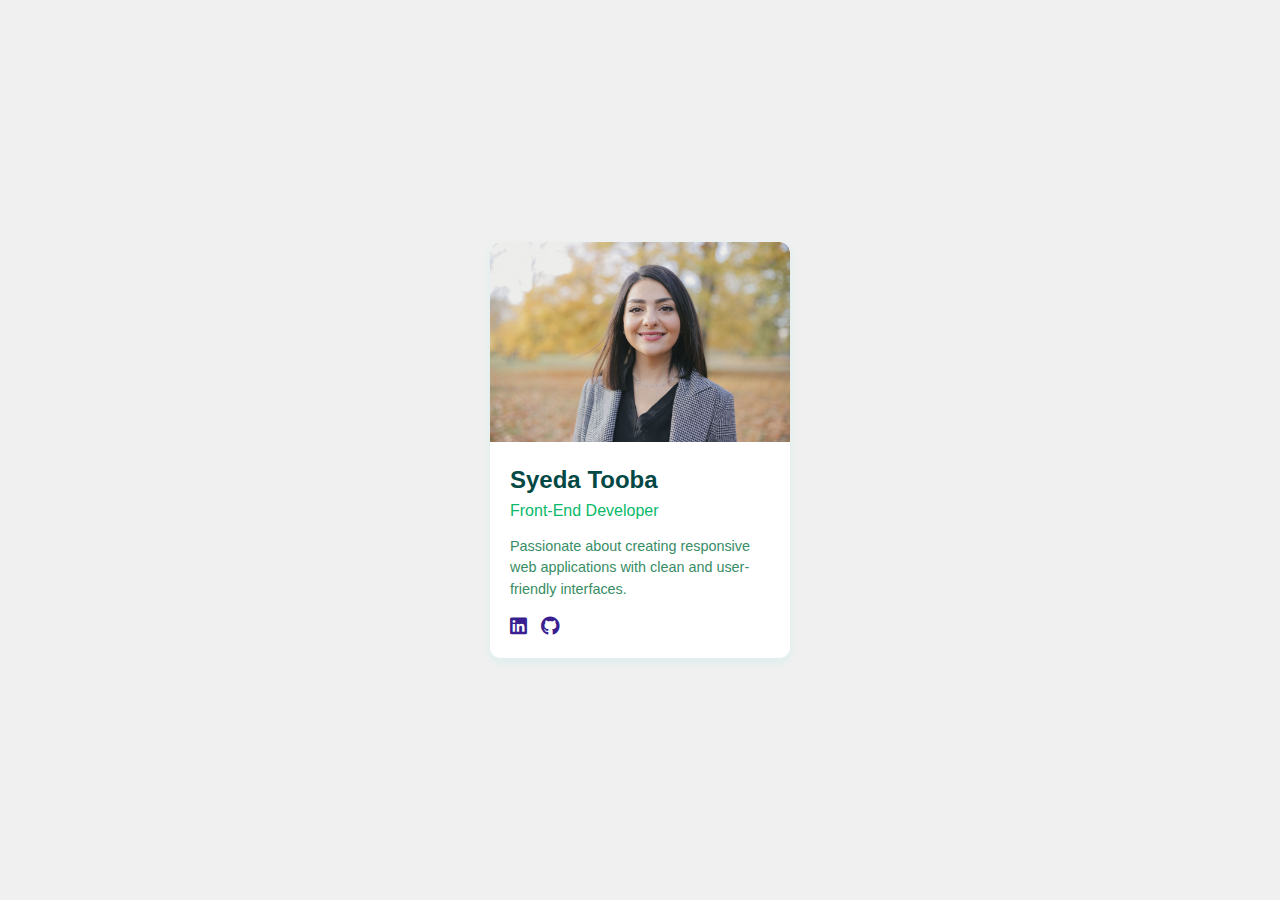
<file: task#1/index.html>
<!DOCTYPE html>
<html lang="en">
<head>
    <meta charset="UTF-8">
    <meta name="viewport" content="width=device-width, initial-scale=1.0">
    <title>Profile Card</title>
    <link rel="stylesheet" href="./content/css/style.css">
    <link rel="stylesheet" href="https://cdnjs.cloudflare.com/ajax/libs/font-awesome/5.15.4/css/all.min.css">
</head>
<body>
    <div class="profile-card">
      <img class="profile-img" src="./content/img/img1.jpg" alt="profile picture">
      <div class="profile-content">
        <h3 class="name">Syeda Tooba</h3>
        <p class="title">Front-End Developer</p>
        <p class="bio">Passionate about creating responsive web applications with clean and user-friendly interfaces.</p>
        <div class="social-icon">
                <a href="#" class="icon"><i class="fab fa-linkedin"></i></a>
                <a href="#" class="icon"><i class="fab fa-github"></i></a>
        </div>
      </div>
    </div>
</body>
</html>
</file>
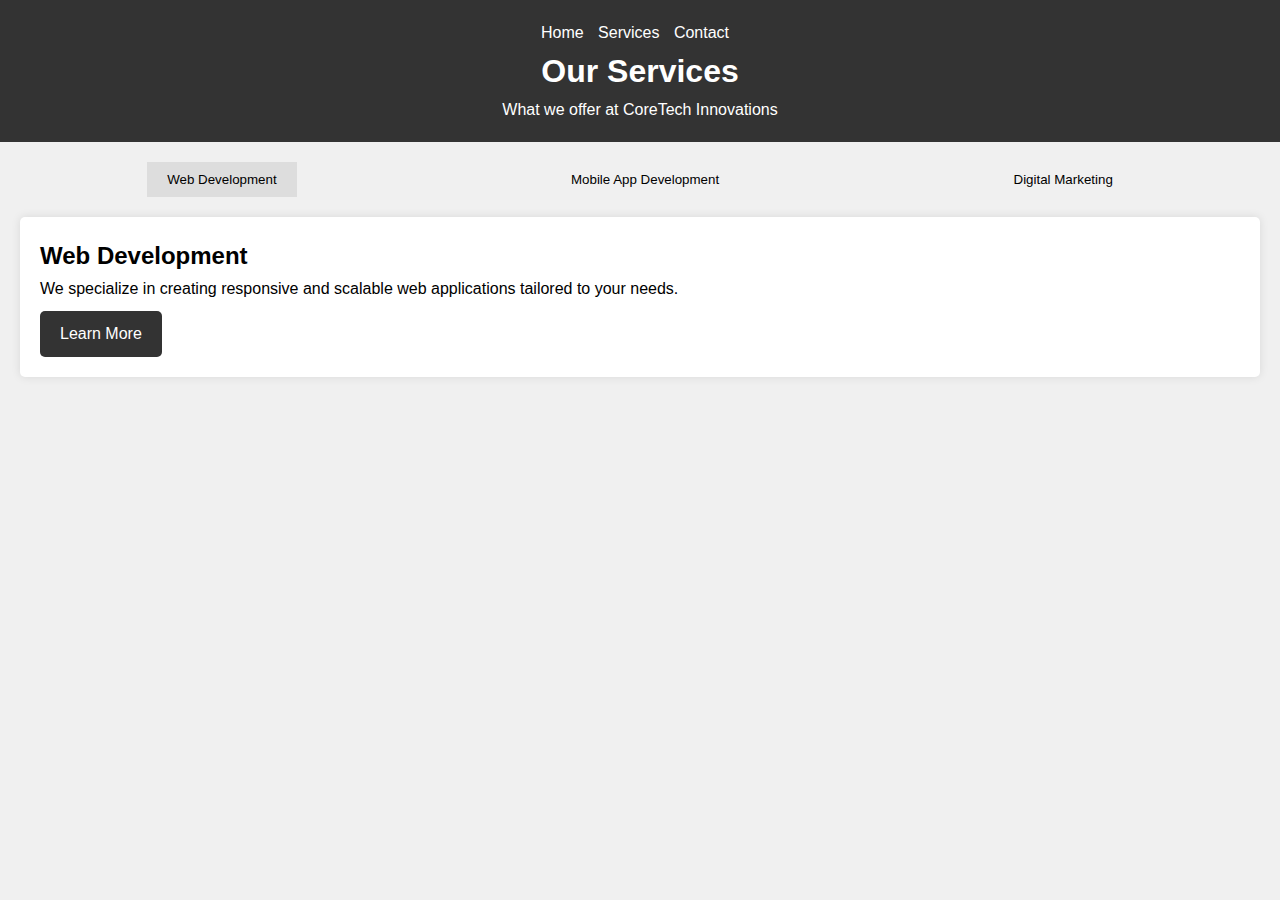
<file: task#10/index.html>
<!DOCTYPE html>
<html lang="en">
<head>
  <meta charset="UTF-8">
  <meta name="viewport" content="width=device-width, initial-scale=1.0">
  <title>Our Services - CoreTech Innovations</title>
  <link rel="stylesheet" href="./content/css/style.css">
</head>
<body>
  <header>
    <nav>
      <ul>
        <li><a href="#">Home</a></li>
        <li><a href="#" class="active">Services</a></li>
        <li><a href="#">Contact</a></li>
      </ul>
    </nav>
    <h1>Our Services</h1>
    <p>What we offer at CoreTech Innovations</p>
  </header>
  
  <main>
    <div class="tab-container">
      <button class="tablinks active" onclick="openService(event, 'web-development')">Web Development</button>
      <button class="tablinks" onclick="openService(event, 'mobile-app')">Mobile App Development</button>
      <button class="tablinks" onclick="openService(event, 'digital-marketing')">Digital Marketing</button>
    </div>
    
    <div id="web-development" class="service-content active">
      <h2>Web Development</h2>
      <p>We specialize in creating responsive and scalable web applications tailored to your needs.</p>
      <a href="#" class="btn">Learn More</a>
    </div>
    
    <div id="mobile-app" class="service-content">
      <h2>Mobile App Development</h2>
      <p>Designing and developing cross-platform mobile apps that enhance user experience and engagement.</p>
      <a href="#" class="btn">Learn More</a>
    </div>
    
    <div id="digital-marketing" class="service-content">
      <h2>Digital Marketing</h2>
      <p>Strategic digital campaigns to boost your brand's online presence and drive conversions.</p>
      <a href="#" class="btn">Learn More</a>
    </div>
  </main>

  <script src="./app/script.js"></script>
</body>
</html>
</file>
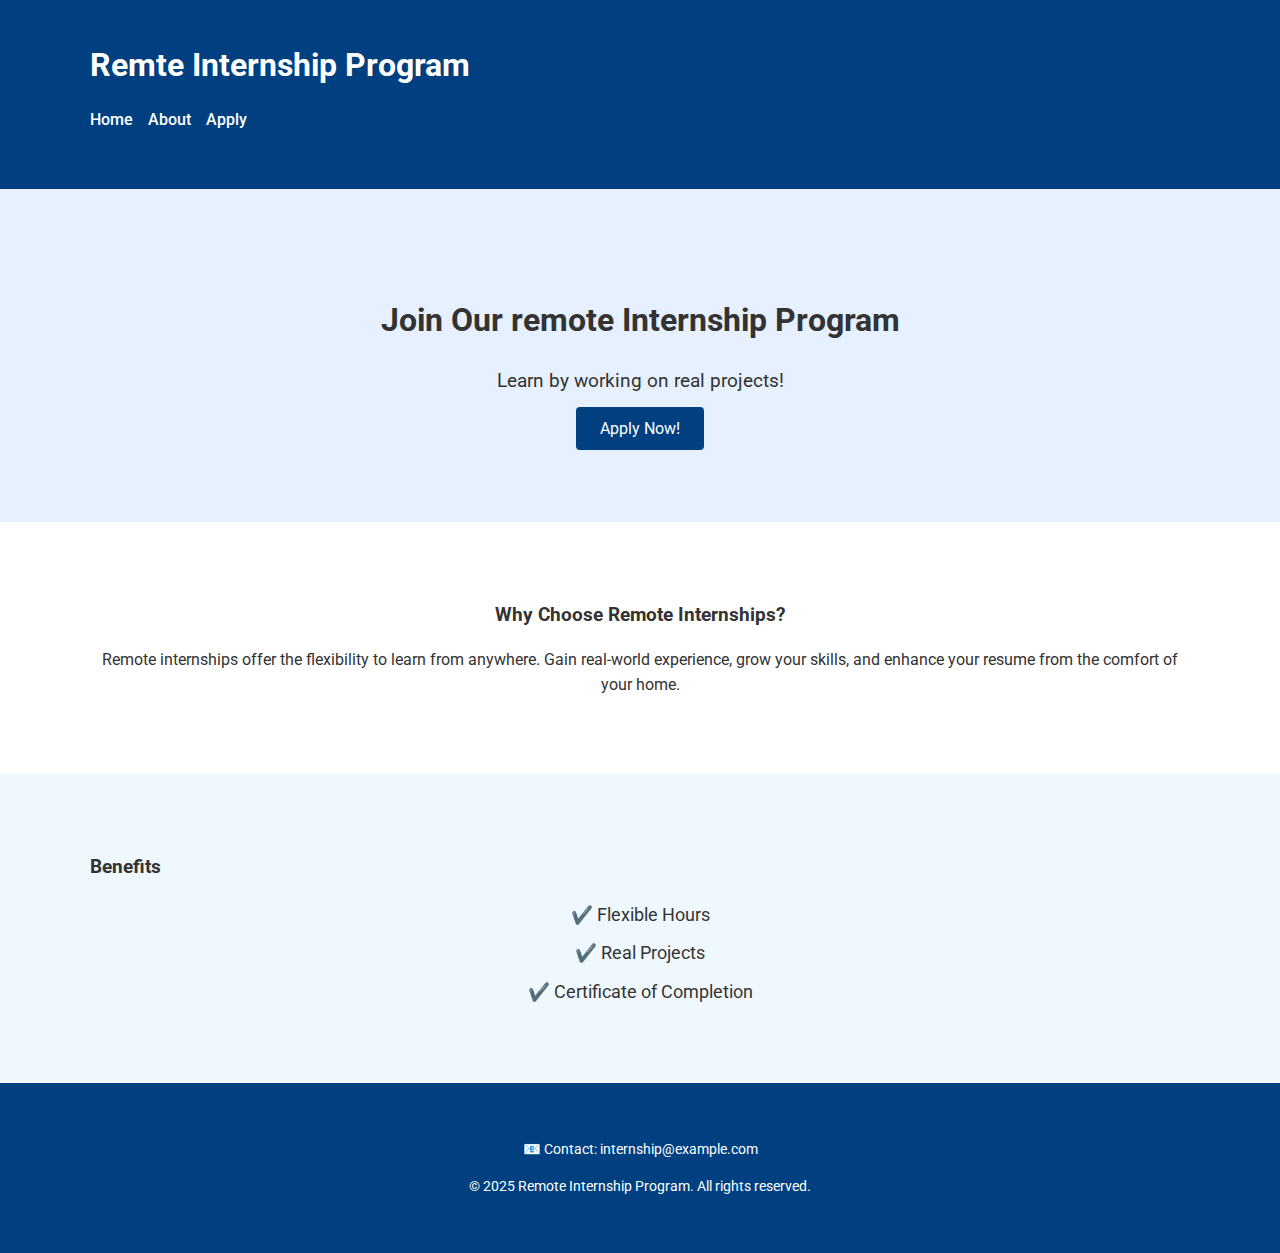
<file: task#2/index.html>
<!DOCTYPE html>
<html lang="en">
<head>
  <meta charset="UTF-8">
  <meta name="viewport" content="width=device-width, initial-scale=1.0">
  <title>Remote Internship Program</title>
   <link href="https://fonts.googleapis.com/css2?family=Roboto:wght@400;700&display=swap" rel="stylesheet" />
   <link rel="stylesheet" href="./content/css/style.css">
</head>
<body>
  <header class="header">
    <div class="container">
      <h1 class="site-title">Remte Internship Program</h1>
      <nav>
        <ul class="nav-links">
          <li><a href="#">Home</a></li>
          <li><a href="#">About</a></li>
          <li><a href="#">Apply</a></li>
        </ul>
      </nav> 
    </div>
  </header>
  <!-- Hero Section -->
   <section class="hero">
    <div class="container">
      <h2>Join Our remote Internship Program</h2>
      <p>Learn by working on real projects!</p>
      <a href="" class="btn">Apply Now!</a>
    </div>
   </section>

   <!-- About Section -->
    <section class="about">
    <div class="container">
      <h3>Why Choose Remote Internships?</h3>
      <p>Remote internships offer the flexibility to learn from anywhere. Gain real-world experience, grow your skills, and enhance your resume from the comfort of your home.</p>
    </div>
  </section>

   <!-- Benefits Section -->
  <section class="benefits">
    <div class="container">
      <h3>Benefits</h3>
      <ul>
        <li>✔️ Flexible Hours</li>
        <li>✔️ Real Projects</li>
        <li>✔️ Certificate of Completion</li>
      </ul>
    </div>
  </section>

  <!-- Footer -->
  <footer class="footer">
    <div class="container">
      <p>📧 Contact: internship@example.com</p>
      <p>&copy; 2025 Remote Internship Program. All rights reserved.</p>
    </div>
  </footer>
</body>
</html>
</file>
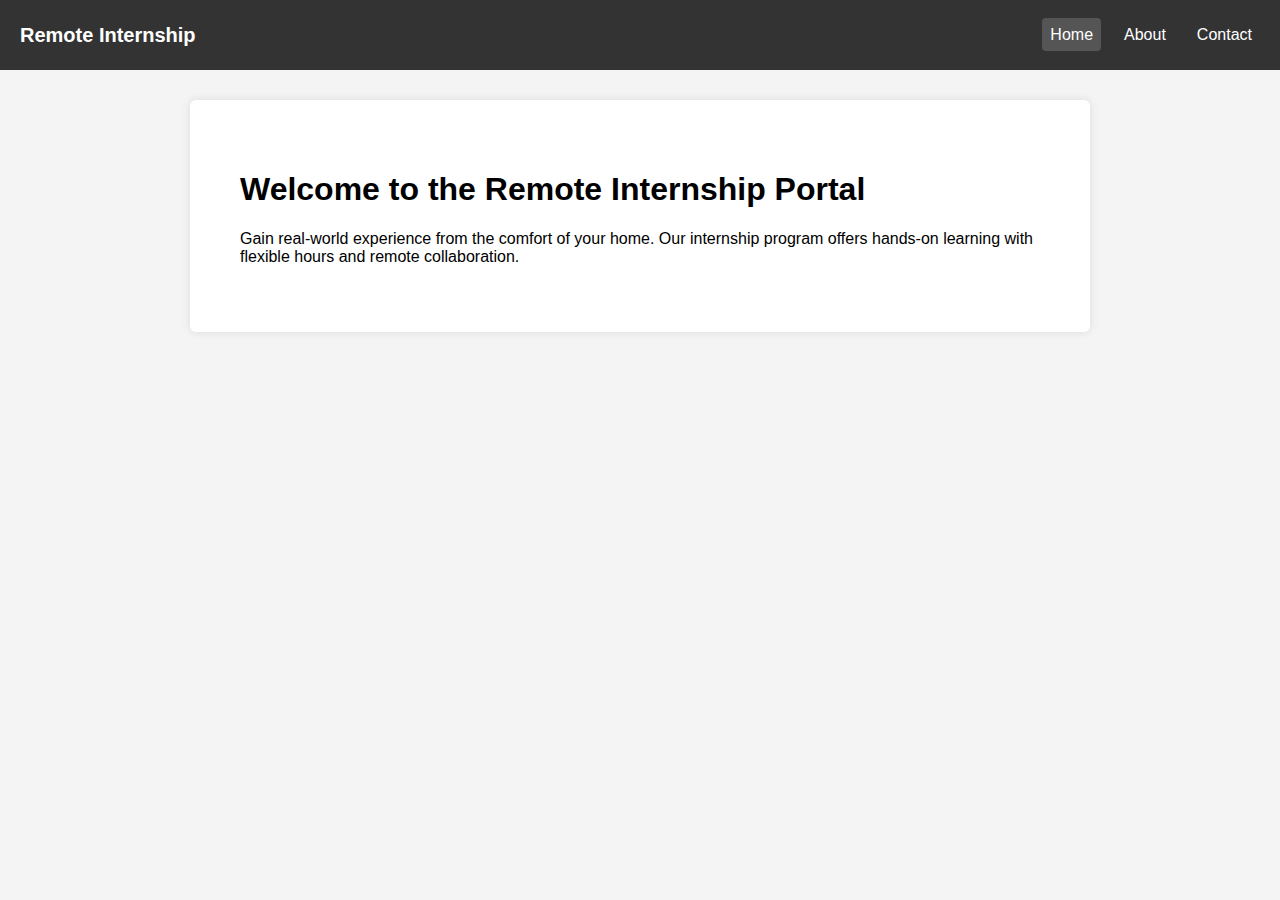
<file: task#4/index.html>
<!DOCTYPE html>
<html lang="en">
<head>
    <meta charset="UTF-8">
    <title>Home | Remote Internship Portal</title>
    <link rel="stylesheet" href="./content/css/style.css">
</head>
<body>
    <nav>
        <div class="logo">Remote Internship</div>
        <ul>
            <li><a href="index.html" class="active">Home</a></li>
            <li><a href="about.html">About</a></li>
            <li><a href="contact.html">Contact</a></li>
        </ul>
    </nav>

    <main class="container">
        <h1>Welcome to the Remote Internship Portal</h1>
        <p>
            Gain real-world experience from the comfort of your home. Our internship program offers hands-on learning with flexible hours and remote collaboration.
        </p>
    </main>
</body>
</html>
</file>
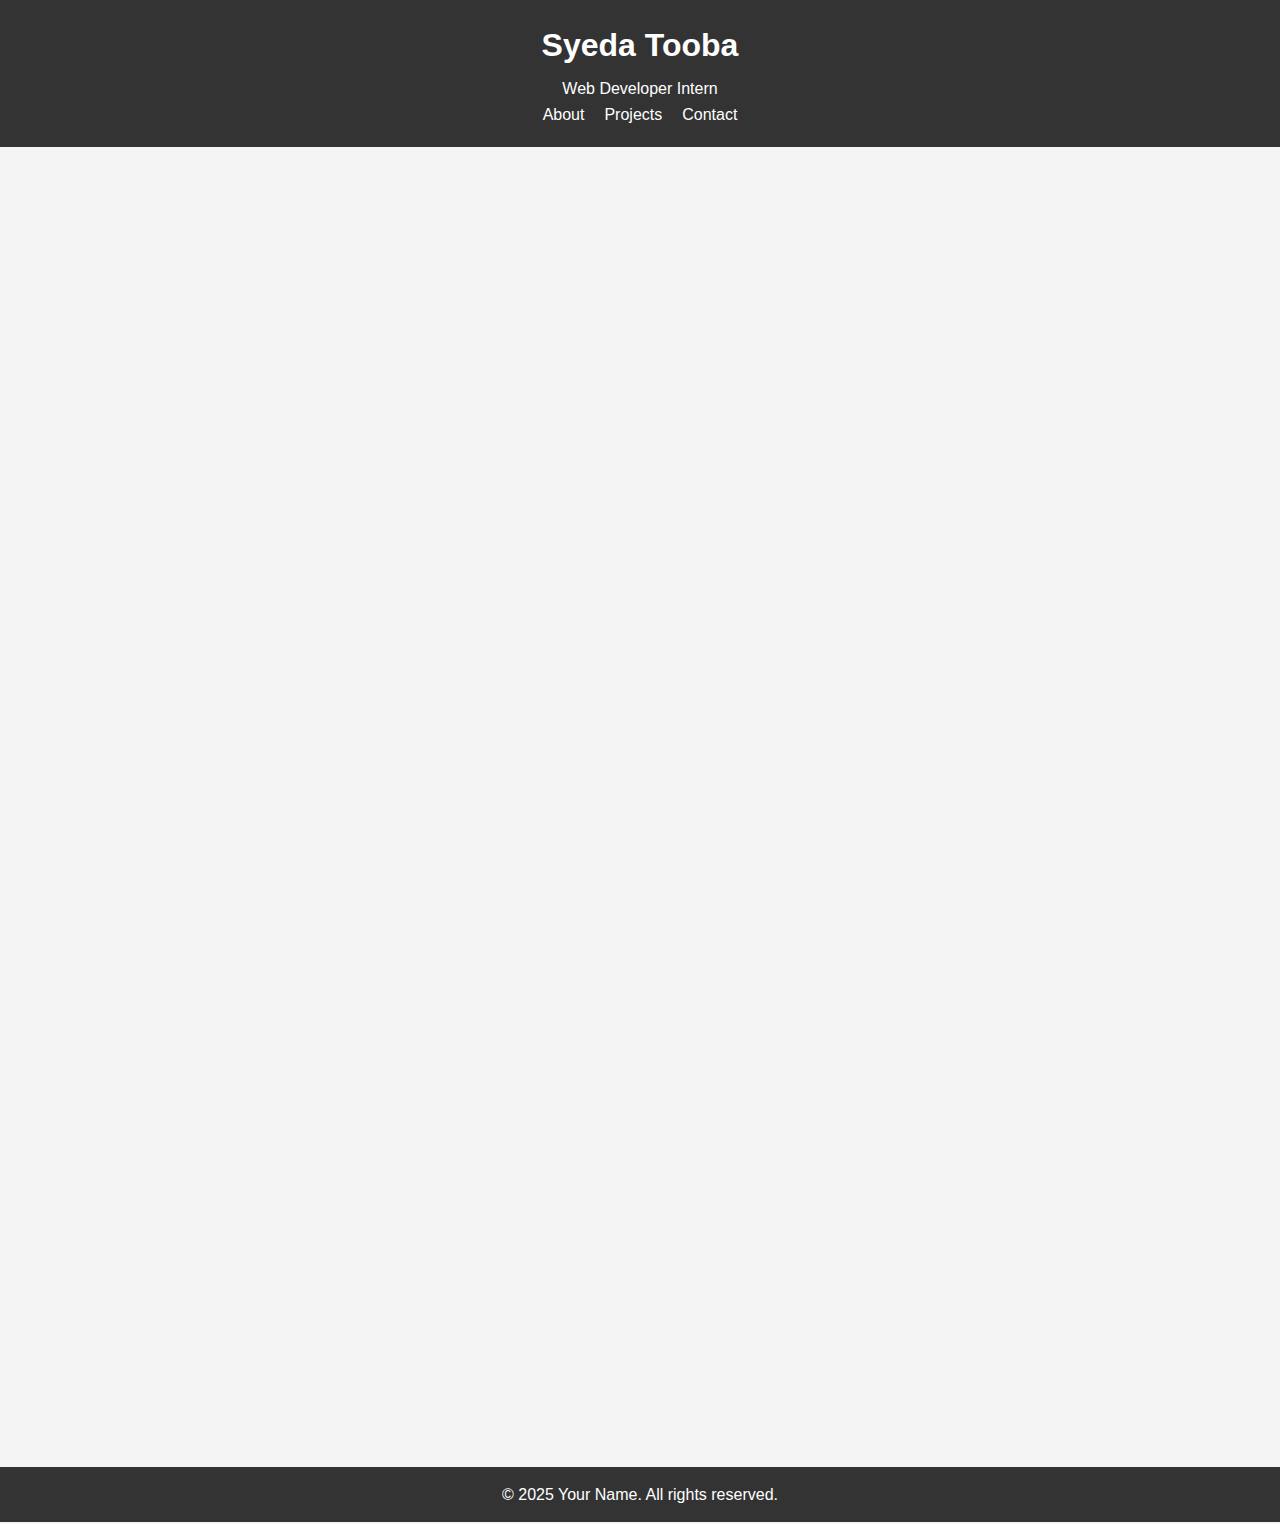
<file: task#5/index.html>
<!DOCTYPE html>
<html lang="en">
<head>
  <meta charset="UTF-8" />
  <meta name="viewport" content="width=device-width, initial-scale=1.0" />
  <title>My Portfolio</title>
  <link rel="stylesheet" href="./content/css/style.css" />
</head>
<body>
  <!-- Scroll to top button -->
  <button id="scrollTopBtn" title="Go to top">↑</button>

  <header>
    <h1>Syeda Tooba</h1>
    <p>Web Developer Intern</p>
    <nav>
      <ul>
        <li><a href="#about">About</a></li>
        <li><a href="#projects">Projects</a></li>
        <li><a href="#contact">Contact</a></li>
      </ul>
    </nav>
  </header>

  <main>
    <section id="about" class="fade-in">
      <h2>About Me</h2>
      <img src="./content/img/img1.jpg" class="profile-img" alt="Profile Picture" />
      <p>I am a passionate web developer intern who loves building clean and responsive websites. I am learning HTML, CSS, and JavaScript. I enjoy solving problems and creating interactive user experiences. I am excited to grow as a full-stack developer.</p>
    </section>

    <section id="projects" class="fade-in">
      <h2>Projects</h2>
      <div class="project-cards">
        <div class="card">
          <h3>Project One</h3>
          <p>A responsive landing page using HTML and CSS.</p>
          <a href="#">View Project</a>
        </div>
        <div class="card">
          <h3>Project Two</h3>
          <p>Interactive contact form with JavaScript validation.</p>
          <a href="#">View Project</a>
        </div>
        <div class="card">
          <h3>Project Three</h3>
          <p>Portfolio website showcasing my work.</p>
          <a href="#">View Project</a>
        </div>
      </div>
    </section>

    <section id="contact" class="fade-in">
      <h2>Contact Me</h2>
      <form id="contactForm">
        <input type="text" id="name" placeholder="Your Name" required />
        <input type="email" id="email" placeholder="Your Email" required />
        <textarea id="message" placeholder="Your Message" required></textarea>
        <button type="submit">Submit</button>
      </form>
    </section>
  </main>

  <footer>
    <p>&copy; 2025 Your Name. All rights reserved.</p>
  </footer>

  <script src="./app/script.js"></script>
</body>
</html>
</file>
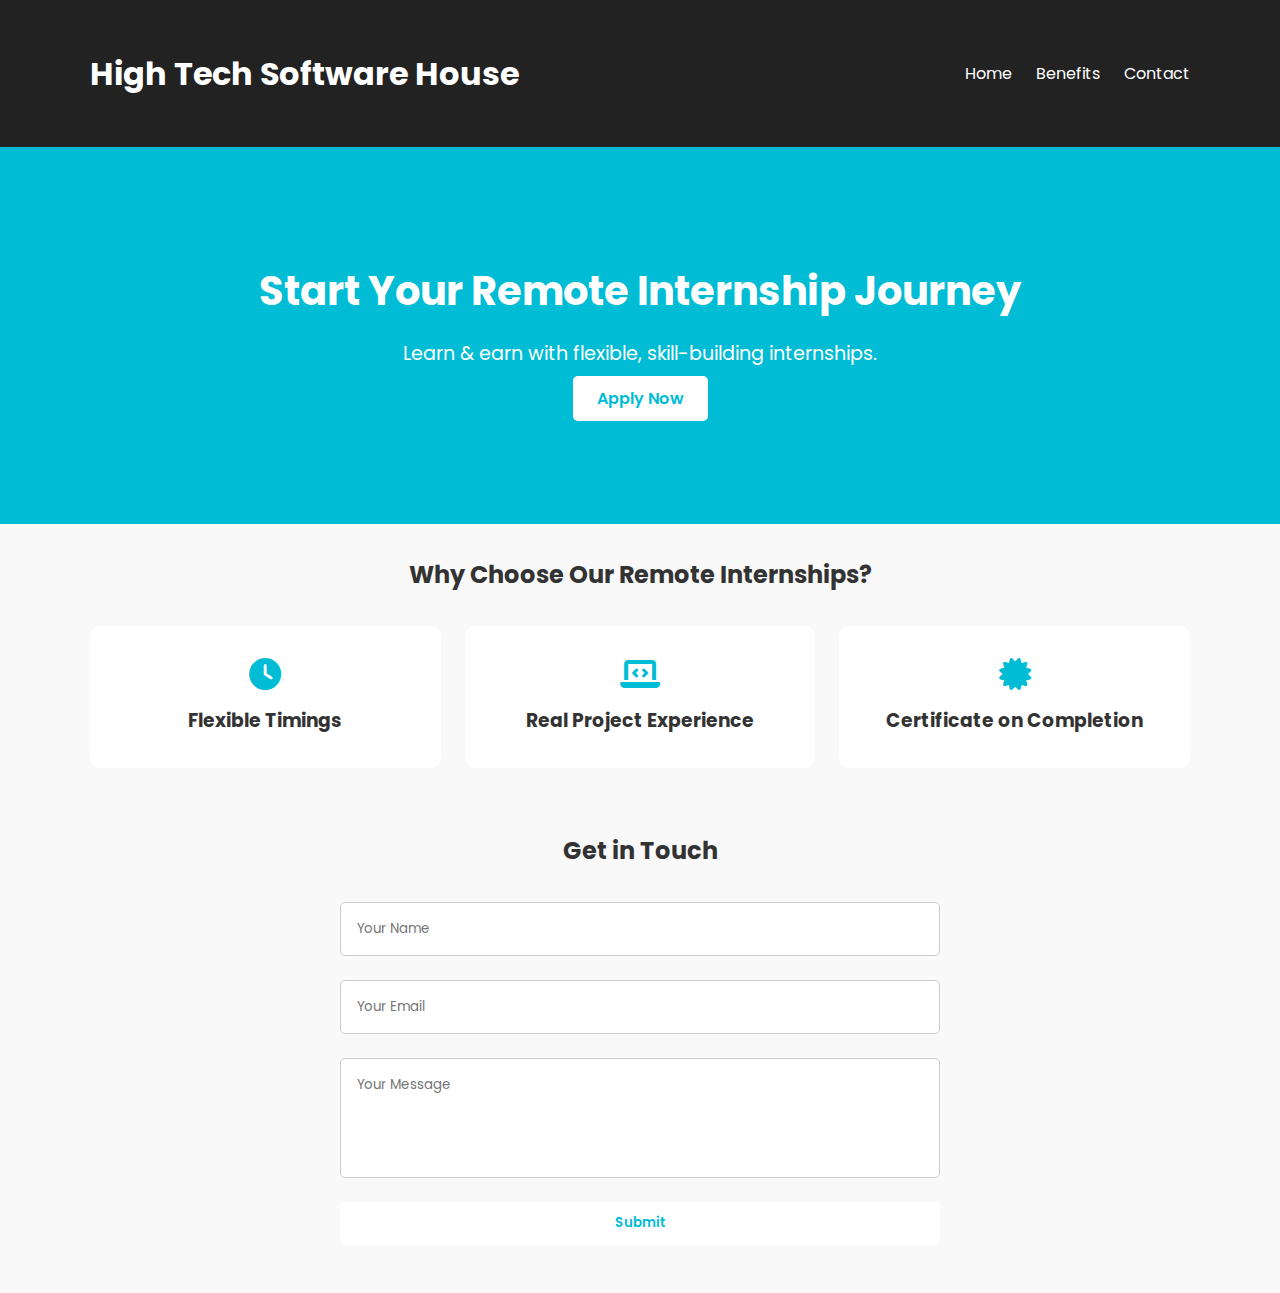
<file: task#6/index.html>
<!DOCTYPE html>
<html lang="en">
<head>
  <meta charset="UTF-8" />
  <meta name="viewport" content="width=device-width, initial-scale=1.0"/>
  <title>Remote Internship Program</title>
  <link rel="stylesheet" href="./content/css/style.css" />
  <link rel="stylesheet" href="https://cdnjs.cloudflare.com/ajax/libs/font-awesome/6.4.0/css/all.min.css">
  <link href="https://fonts.googleapis.com/css2?family=Poppins:wght@400;600&display=swap" rel="stylesheet" />
</head>
<body>

  <!-- Navbar -->
  <header>
    <div class="container nav">
      <h1>High Tech Software House</h1>
      <nav>
        <a href="#hero">Home</a>
        <a href="#benefits">Benefits</a>
        <a href="#contact">Contact</a>
      </nav>
    </div>
  </header>

  <!-- Hero Section -->
  <section id="hero">
    <div class="container hero-content">
      <h2>Start Your Remote Internship Journey</h2>
      <p>Learn & earn with flexible, skill-building internships.</p>
      <a href="#contact" class="btn">Apply Now</a>
    </div>
  </section>

  <!-- Benefits Section -->
  <section id="benefits" class="container">
    <h2>Why Choose Our Remote Internships?</h2>
    <div class="benefits-grid">
      <div class="card">
        <i class="fas fa-clock"></i>
        <h3>Flexible Timings</h3>
      </div>
      <div class="card">
        <i class="fas fa-laptop-code"></i>
        <h3>Real Project Experience</h3>
      </div>
      <div class="card">
        <i class="fas fa-certificate"></i>
        <h3>Certificate on Completion</h3>
      </div>
    </div>
  </section>

  <!-- Contact Section -->
  <section id="contact" class="container">
    <h2>Get in Touch</h2>
    <form id="contactForm">
      <input type="text" id="name" placeholder="Your Name" />
      <small class="error" id="nameError"></small>

      <input type="email" id="email" placeholder="Your Email" />
      <small class="error" id="emailError"></small>

      <textarea id="message" placeholder="Your Message"></textarea>
      <small class="error" id="messageError"></small>

      <button type="submit" class="btn">Submit</button>
      <p class="success" id="successMsg"></p>
    </form>
  </section>

  <!-- Scroll-to-top Button -->
  <button id="scrollTopBtn" title="Go to top"><i class="fas fa-arrow-up"></i></button>

  <script src="./app/script.js"></script>
</body>
</html>
</file>
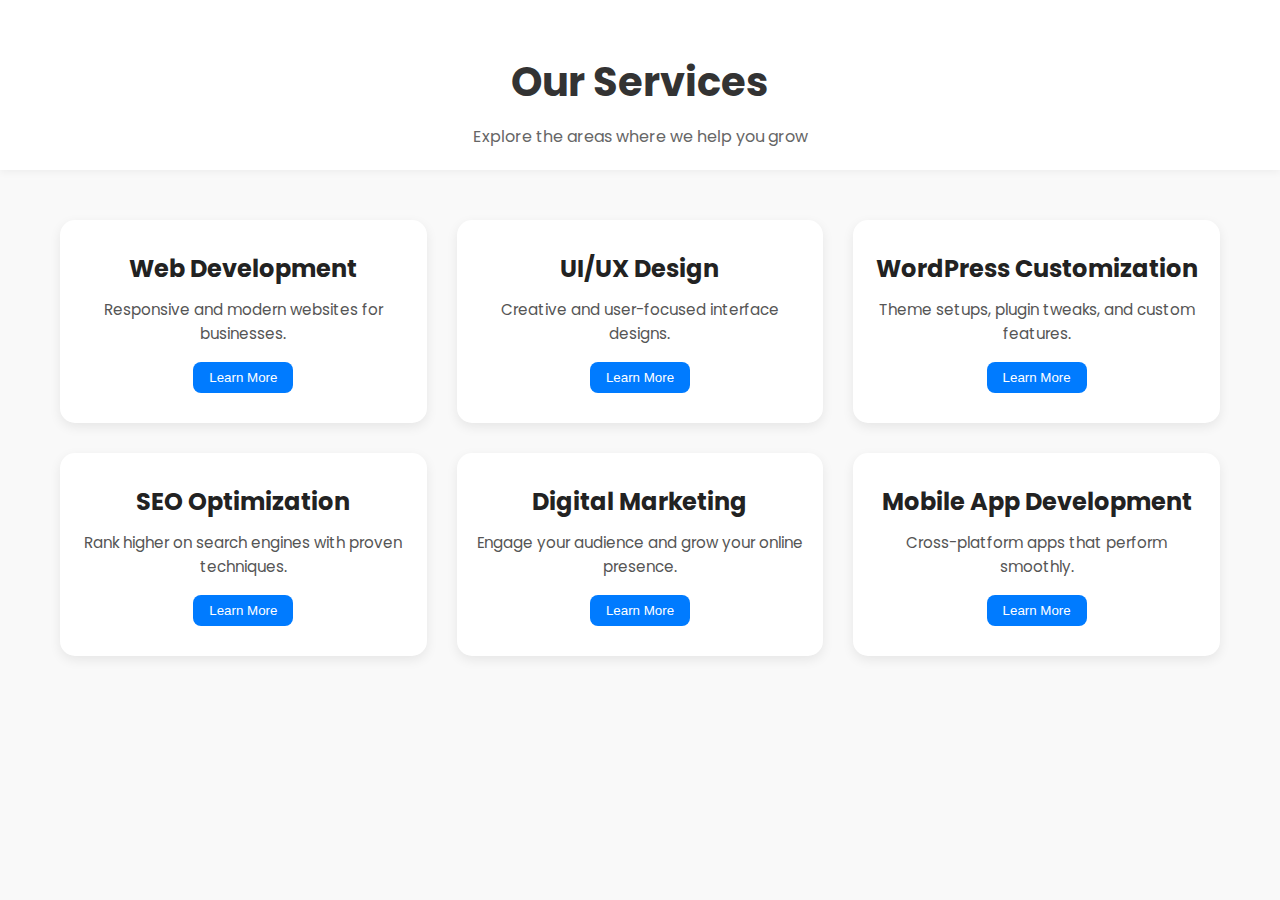
<file: task#8/index.html>
<!DOCTYPE html>
<html lang="en">
<head>
  <meta charset="UTF-8" />
  <meta name="viewport" content="width=device-width, initial-scale=1.0"/>
  <title>Our Services</title>
  <link href="https://fonts.googleapis.com/css2?family=Poppins:wght@400;600&display=swap" rel="stylesheet">
  <style>
    * {
      box-sizing: border-box;
      margin: 0;
      padding: 0;
    }

    body {
      font-family: 'Poppins', sans-serif;
      background: #f9f9f9;
      color: #333;
      line-height: 1.6;
    }

    header {
      text-align: center;
      padding: 50px 20px 20px;
      background-color: #fff;
      box-shadow: 0 2px 8px rgba(0,0,0,0.05);
    }

    header h1 {
      font-size: 2.5rem;
      color: #333;
    }

    header p {
      margin-top: 10px;
      color: #666;
    }

    .services {
      padding: 50px 20px;
      max-width: 1200px;
      margin: auto;
      display: grid;
      grid-template-columns: repeat(auto-fit, minmax(280px, 1fr));
      gap: 30px;
    }

    .card {
      background: #fff;
      padding: 30px 20px;
      border-radius: 15px;
      box-shadow: 0 4px 12px rgba(0,0,0,0.08);
      text-align: center;
      transition: all 0.3s ease;
    }

    .card:hover {
      transform: translateY(-5px);
      box-shadow: 0 8px 20px rgba(0,0,0,0.1);
    }

    .card i {
      font-size: 40px;
      color: #007BFF;
      margin-bottom: 20px;
    }

    .card h3 {
      font-size: 1.5rem;
      margin-bottom: 10px;
      color: #222;
    }

    .card p {
      color: #555;
      font-size: 0.95rem;
    }

    .card button {
      margin-top: 15px;
      padding: 8px 16px;
      background-color: #007BFF;
      color: white;
      border: none;
      border-radius: 8px;
      cursor: pointer;
      transition: background 0.3s;
    }

    .card button:hover {
      background-color: #0056b3;
    }

    /* Scroll to top */
    #scrollTopBtn {
      position: fixed;
      bottom: 30px;
      right: 30px;
      background: #007BFF;
      color: white;
      border: none;
      padding: 12px 16px;
      border-radius: 50%;
      font-size: 20px;
      cursor: pointer;
      display: none;
      z-index: 100;
    }

    @media (max-width: 600px) {
      header h1 {
        font-size: 2rem;
      }

      .card h3 {
        font-size: 1.3rem;
      }
    }
  </style>
</head>
<body>

  <header>
    <h1>Our Services</h1>
    <p>Explore the areas where we help you grow</p>
  </header>

  <section class="services">
    <div class="card">
      <i class="fas fa-code"></i>
      <h3>Web Development</h3>
      <p>Responsive and modern websites for businesses.</p>
      <button>Learn More</button>
    </div>

    <div class="card">
      <i class="fas fa-paint-brush"></i>
      <h3>UI/UX Design</h3>
      <p>Creative and user-focused interface designs.</p>
      <button>Learn More</button>
    </div>

    <div class="card">
      <i class="fab fa-wordpress"></i>
      <h3>WordPress Customization</h3>
      <p>Theme setups, plugin tweaks, and custom features.</p>
      <button>Learn More</button>
    </div>

    <div class="card">
      <i class="fas fa-search"></i>
      <h3>SEO Optimization</h3>
      <p>Rank higher on search engines with proven techniques.</p>
      <button>Learn More</button>
    </div>

    <div class="card">
      <i class="fas fa-bullhorn"></i>
      <h3>Digital Marketing</h3>
      <p>Engage your audience and grow your online presence.</p>
      <button>Learn More</button>
    </div>

    <div class="card">
      <i class="fas fa-mobile-alt"></i>
      <h3>Mobile App Development</h3>
      <p>Cross-platform apps that perform smoothly.</p>
      <button>Learn More</button>
    </div>
  </section>

  <button id="scrollTopBtn" title="Go to top"><i class="fas fa-arrow-up"></i></button>

  <script>
    // Scroll to top button
    const scrollBtn = document.getElementById("scrollTopBtn");

    window.onscroll = function () {
      if (document.body.scrollTop > 200 || document.documentElement.scrollTop > 200) {
        scrollBtn.style.display = "block";
      } else {
        scrollBtn.style.display = "none";
      }
    };

    scrollBtn.onclick = function () {
      window.scrollTo({ top: 0, behavior: 'smooth' });
    };
  </script>

</body>
</html>
</file>
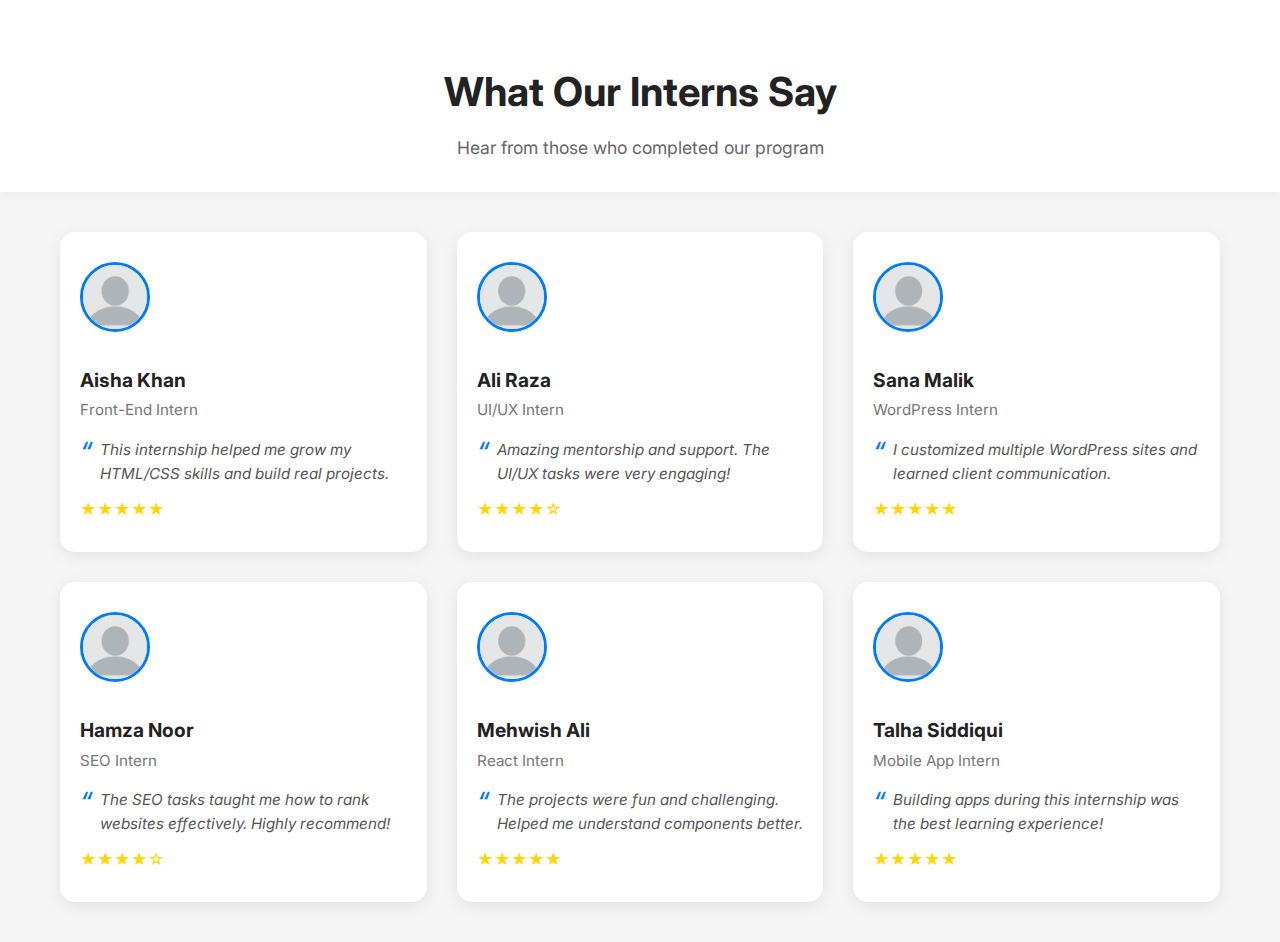
<file: task#9/index.html>
<!DOCTYPE html>
<html lang="en">
<head>
  <meta charset="UTF-8"/>
  <meta name="viewport" content="width=device-width, initial-scale=1.0"/>
  <title>What Our Interns Say</title>
  <link href="https://fonts.googleapis.com/css2?family=Inter:wght@400;600&display=swap" rel="stylesheet">
  <style>
    * {
      box-sizing: border-box;
      margin: 0;
      padding: 0;
    }

    body {
      font-family: 'Inter', sans-serif;
      background-color: #f5f5f5;
      color: #333;
      line-height: 1.6;
    }

    header {
      text-align: center;
      padding: 60px 20px 30px;
      background: white;
      box-shadow: 0 2px 10px rgba(0,0,0,0.05);
    }

    header h1 {
      font-size: 2.5rem;
      margin-bottom: 10px;
      color: #222;
    }

    header p {
      color: #666;
      font-size: 1.1rem;
    }

    .testimonials {
      max-width: 1200px;
      margin: auto;
      padding: 40px 20px;
      display: grid;
      grid-template-columns: repeat(auto-fit, minmax(280px, 1fr));
      gap: 30px;
    }

    .testimonial-card {
      background: white;
      border-radius: 15px;
      padding: 30px 20px;
      box-shadow: 0 4px 16px rgba(0,0,0,0.08);
      transition: transform 0.3s, box-shadow 0.3s;
      position: relative;
    }

    .testimonial-card:hover {
      transform: translateY(-6px);
      box-shadow: 0 8px 20px rgba(0,0,0,0.12);
    }

    .testimonial-card img {
      width: 70px;
      height: 70px;
      object-fit: cover;
      border-radius: 50%;
      border: 3px solid #007BFF;
      margin-bottom: 15px;
    }

    .testimonial-card h3 {
      margin: 10px 0 2px;
      font-size: 1.2rem;
      color: #222;
    }

    .testimonial-card span {
      font-size: 0.95rem;
      color: #777;
    }

    .testimonial-card blockquote {
      margin-top: 15px;
      font-style: italic;
      font-size: 0.95rem;
      color: #555;
      position: relative;
      padding-left: 20px;
    }

    .testimonial-card blockquote::before {
      content: "“";
      font-size: 2rem;
      color: #007BFF;
      position: absolute;
      left: 0;
      top: -10px;
    }

    .stars {
      margin-top: 10px;
      color: #FFD700;
    }

    /* Scroll to top */
    #scrollTopBtn {
      position: fixed;
      bottom: 30px;
      right: 30px;
      background: #007BFF;
      color: white;
      border: none;
      padding: 12px 16px;
      border-radius: 50%;
      font-size: 20px;
      cursor: pointer;
      display: none;
      z-index: 100;
    }

    @media (max-width: 600px) {
      header h1 {
        font-size: 2rem;
      }

      .testimonial-card {
        padding: 25px 15px;
      }
    }
  </style>
</head>
<body>

  <header>
    <h1>What Our Interns Say</h1>
    <p>Hear from those who completed our program</p>
  </header>

  <section class="testimonials">
    <div class="testimonial-card">
      <img src="./content/img/download.png" alt="Intern 1">
      <h3>Aisha Khan</h3>
      <span>Front-End Intern</span>
      <blockquote>
        This internship helped me grow my HTML/CSS skills and build real projects.
      </blockquote>
      <div class="stars">★★★★★</div>
    </div>

    <div class="testimonial-card">
      <img src="./content/img/download.png" alt="Intern 2">
      <h3>Ali Raza</h3>
      <span>UI/UX Intern</span>
      <blockquote>
        Amazing mentorship and support. The UI/UX tasks were very engaging!
      </blockquote>
      <div class="stars">★★★★☆</div>
    </div>

    <div class="testimonial-card">
      <img src="./content/img/download.png" alt="Intern 3">
      <h3>Sana Malik</h3>
      <span>WordPress Intern</span>
      <blockquote>
        I customized multiple WordPress sites and learned client communication.
      </blockquote>
      <div class="stars">★★★★★</div>
    </div>

    <div class="testimonial-card">
      <img src="./content/img/download.png" alt="Intern 4">
      <h3>Hamza Noor</h3>
      <span>SEO Intern</span>
      <blockquote>
        The SEO tasks taught me how to rank websites effectively. Highly recommend!
      </blockquote>
      <div class="stars">★★★★☆</div>
    </div>

    <div class="testimonial-card">
      <img src="./content/img/download.png" alt="Intern 5">
      <h3>Mehwish Ali</h3>
      <span>React Intern</span>
      <blockquote>
        The projects were fun and challenging. Helped me understand components better.
      </blockquote>
      <div class="stars">★★★★★</div>
    </div>

    <div class="testimonial-card">
      <img src="./content/img/download.png" alt="Intern 6">
      <h3>Talha Siddiqui</h3>
      <span>Mobile App Intern</span>
      <blockquote>
        Building apps during this internship was the best learning experience!
      </blockquote>
      <div class="stars">★★★★★</div>
    </div>
  </section>

  <button id="scrollTopBtn" title="Go to top">↑</button>

  <script>
    // Scroll to top functionality
    const scrollBtn = document.getElementById("scrollTopBtn");

    window.onscroll = function () {
      if (document.body.scrollTop > 200 || document.documentElement.scrollTop > 200) {
        scrollBtn.style.display = "block";
      } else {
        scrollBtn.style.display = "none";
      }
    };

    scrollBtn.onclick = function () {
      window.scrollTo({ top: 0, behavior: 'smooth' });
    };
  </script>

</body>
</html>
</file>
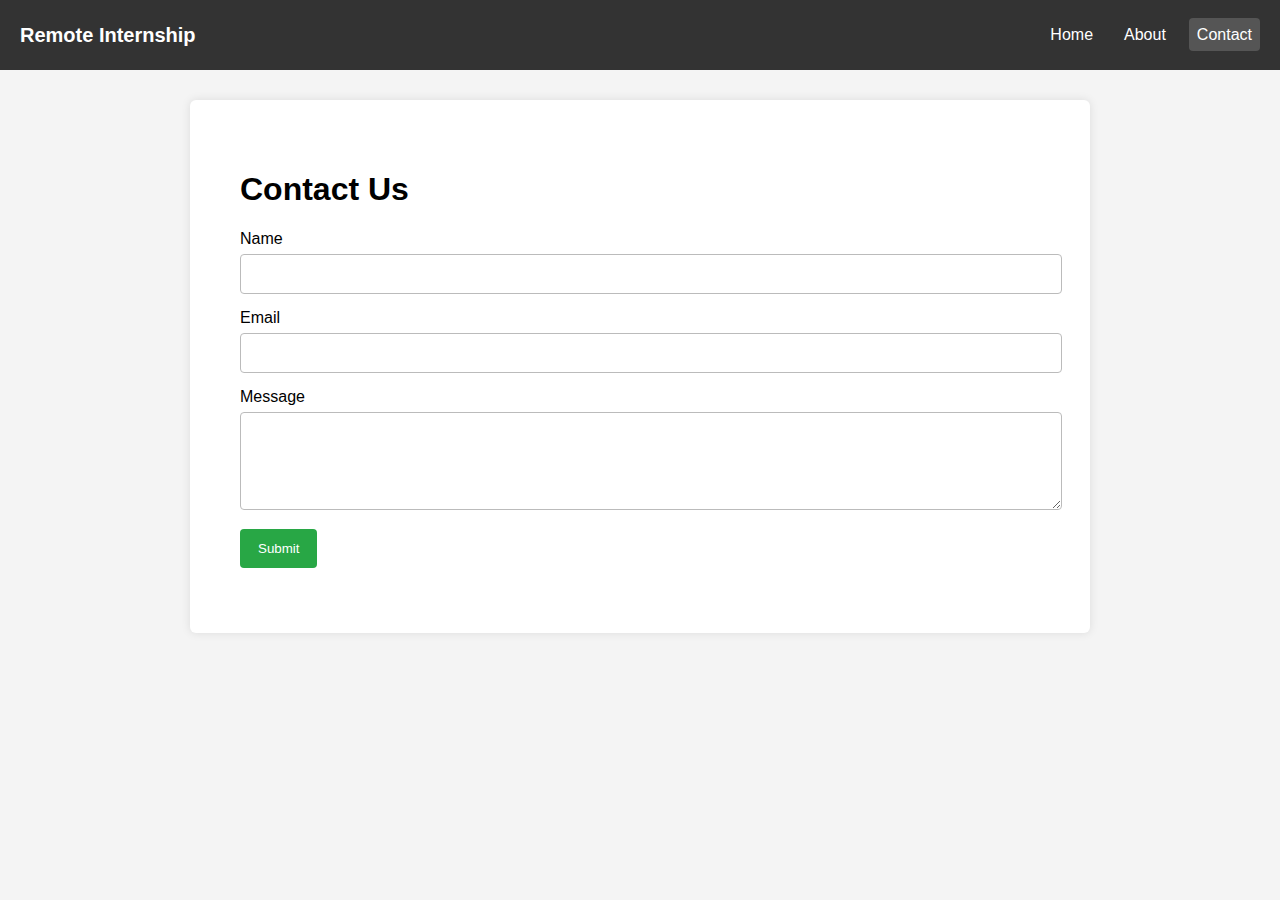
<file: task#4/contact.html>
<!DOCTYPE html>
<html lang="en">
<head>
    <meta charset="UTF-8">
    <title>Contact | Remote Internship Portal</title>
    <link rel="stylesheet" href="./content/css/style.css">
</head>
<body>
    <nav>
        <div class="logo">Remote Internship</div>
        <ul>
            <li><a href="index.html">Home</a></li>
            <li><a href="about.html">About</a></li>
            <li><a href="contact.html" class="active">Contact</a></li>
        </ul>
    </nav>

    <main class="container">
        <h1>Contact Us</h1>
        <form id="contactForm" onsubmit="return validateForm()">
            <div class="form-group">
                <label for="name">Name</label>
                <input type="text" id="name" />
                <div class="error" id="nameError"></div>
            </div>

            <div class="form-group">
                <label for="email">Email</label>
                <input type="email" id="email" />
                <div class="error" id="emailError"></div>
            </div>

            <div class="form-group">
                <label for="message">Message</label>
                <textarea id="message" rows="4"></textarea>
                <div class="error" id="messageError"></div>
            </div>

            <button type="submit">Submit</button>
            <div class="success-message" id="successMessage"></div>
        </form>
    </main>

    <script src="./app/script.js"></script>
</body>
</html>
</file>
<file: task#2/content/css/style.css>
/* Google Font */
body {
  font-family: 'Roboto', sans-serif;
  margin: 0;
  padding: 0;
  line-height: 1.6;
  color: #333;
  background-color: #f9f9f9;
}

/* Container */
.container {
  width: 90%;
  max-width: 1100px;
  margin: auto;
  padding: 20px 0;
}

/* Header */
.header {
  background: #004080;
  color: #fff;
  padding: 20px 0;
}

.site-title {
  margin: 0;
}

.nav-links {
  list-style: none;
  padding: 0;
  display: flex;
  gap: 15px;
}

.nav-links a {
  color: #fff;
  text-decoration: none;
  font-weight: 500;
}

/* Hero */
.hero {
  background: #e6f0ff;
  text-align: center;
  padding: 60px 20px;
}

.hero h2 {
  font-size: 2em;
  margin-bottom: 10px;
}

.hero p {
  font-size: 1.2em;
  margin-bottom: 20px;
}

.btn {
  background: #004080;
  color: #fff;
  padding: 12px 24px;
  text-decoration: none;
  border-radius: 4px;
}

/* About */
.about {
  background: #fff;
  padding: 40px 20px;
  text-align: center;
}

.about h3 {
  margin-bottom: 10px;
}

/* Benefits */
.benefits {
  background: #f0f8ff;
  padding: 40px 20px;
}

.benefits ul {
  list-style: none;
  padding-left: 0;
  font-size: 1.1em;
  text-align: center;
}

.benefits li {
  margin-bottom: 10px;
}

/* Footer */
.footer {
  background: #004080;
  color: #fff;
  text-align: center;
  padding: 20px 10px;
  font-size: 0.9em;
}

/* Responsive */
@media (max-width: 768px) {
  .nav-links {
    flex-direction: column;
    align-items: flex-start;
  }

  .hero h2 {
    font-size: 1.5em;
  }

  .hero p {
    font-size: 1em;
  }
}
</file>
<file: task#4/content/css/style.css>
body {
    font-family: 'Segoe UI', sans-serif;
    margin: 0;
    padding: 0;
    background-color: #f4f4f4;
}

nav {
    display: flex;
    justify-content: space-between;
    align-items: center;
    background-color: #333;
    padding: 10px 20px;
}

nav .logo {
    color: white;
    font-size: 20px;
    font-weight: bold;
}

nav ul {
    list-style: none;
    display: flex;
    gap: 15px;
}

nav ul li a {
    color: white;
    text-decoration: none;
    padding: 8px;
}

nav ul li a.active, nav ul li a:hover {
    background-color: #555;
    border-radius: 4px;
}

.container {
    max-width: 800px;
    margin: 30px auto;
    padding: 50px;
    background: white;
    border-radius: 6px;
    box-shadow: 0 0 10px rgba(0,0,0,0.1);
}

.about-img {
    width: 100%;
    max-height: 300px;
    object-fit: cover;
    margin-top: 20px;
}

.form-group {
    margin-bottom: 15px;
}

label {
    display: block;
    margin-bottom: 6px;
    font-weight: 500;
}

input, textarea {
    width: 100%;
    padding: 10px;
    font-size: 16px;
    border: 1px solid #bbb;
    border-radius: 4px;
}

button {
    background-color: #28a745;
    color: white;
    padding: 12px 18px;
    border: none;
    border-radius: 4px;
    cursor: pointer;
}

button:hover {
    background-color: #218838;
}

.error {
    color: red;
    font-size: 14px;
}

.success-message {
    margin-top: 15px;
    color: green;
    font-weight: bold;
}

/* Scroll to top button */
#scrollTopBtn {
    position: fixed;
    bottom: 30px;
    right: 30px;
    padding: 10px 15px;
    font-size: 16px;
    display: none;
    background-color: #007BFF;
    color: white;
    border: none;
    border-radius: 5px;
}
</file>
<file: task#6/content/css/style.css>
* {
  box-sizing: border-box;
  margin: 0;
  padding: 0;
  font-family: 'Poppins', sans-serif;
}

body {
  line-height: 1.6;
  background: #f9f9f9;
  color: #333;
}

.container {
  width: 90%;
  max-width: 1100px;
  margin: auto;
  padding: 2rem 0;
}

header {
  background: #222;
  color: #fff;
  padding: 1rem 0;
}

.nav {
  display: flex;
  justify-content: space-between;
  align-items: center;
}

.nav a {
  color: #fff;
  margin-left: 20px;
  text-decoration: none;
  transition: color 0.3s;
}

.nav a:hover {
  color: #00bcd4;
}

#hero {
  background: #00bcd4;
  color: #fff;
  text-align: center;
  padding: 5rem 0;
}

.hero-content h2 {
  font-size: 2.5rem;
}

.hero-content p {
  font-size: 1.2rem;
  margin: 1rem 0;
}

.btn {
  background: #fff;
  color: #00bcd4;
  padding: 0.7rem 1.5rem;
  border: none;
  border-radius: 5px;
  font-weight: 600;
  cursor: pointer;
  text-decoration: none;
  transition: 0.3s;
}

.btn:hover {
  background: #eee;
}

#benefits h2, #contact h2 {
  text-align: center;
  margin-bottom: 2rem;
}

.benefits-grid {
  display: grid;
  grid-template-columns: repeat(auto-fit, minmax(220px, 1fr));
  gap: 1.5rem;
  text-align: center;
}

.card {
  background: #fff;
  padding: 2rem;
  border-radius: 10px;
  transition: transform 0.3s, box-shadow 0.3s;
}

.card i {
  font-size: 2rem;
  margin-bottom: 1rem;
  color: #00bcd4;
}

.card:hover {
  transform: translateY(-5px);
  box-shadow: 0 4px 20px rgba(0,0,0,0.1);
}

form {
  max-width: 600px;
  margin: auto;
  display: flex;
  flex-direction: column;
}

form input, form textarea {
  padding: 1rem;
  margin-bottom: 0.5rem;
  border: 1px solid #ccc;
  border-radius: 5px;
}

form textarea {
  height: 120px;
  resize: none;
}

.error {
  color: red;
  font-size: 0.8rem;
  margin-bottom: 1rem;
}

.success {
  color: green;
  margin-top: 1rem;
  font-weight: bold;
}

#scrollTopBtn {
  position: fixed;
  bottom: 30px;
  right: 30px;
  background: #00bcd4;
  color: #fff;
  border: none;
  border-radius: 50%;
  padding: 10px 12px;
  cursor: pointer;
  display: none;
  z-index: 1000;
  transition: background 0.3s;
}

#scrollTopBtn:hover {
  background: #0097a7;
}

/* Responsive */
@media (max-width: 600px) {
  .hero-content h2 {
    font-size: 1.8rem;
  }
}
</file>
<file: task#1/content/css/style.css>
/* Basic reset */
*{
    margin: 0;
    padding: 0;
    box-sizing: border-box;
}
body{
    font-family: Arial, Helvetica, sans-serif;
    background-color: #f0f0f0;
    display: flex;
    justify-content: center;
    align-items: center;
    height: 100vh;
}
.profile-card {
    background-color: #fff;
    width: 300px;
    border-radius: 10px;
    box-shadow: 0 4px 8px rgba(39, 228, 228, 0.1);
    overflow: hidden;
    transition: transform 0.3s ease;
}
.profile-card:hover {
    transform: translateY(-5px);
}
.profile-img {
    width: 100%;
    height: auto;
    border-top-left-radius: 10px;
    border-top-right-radius: 10px;
}
.profile-content {
    padding: 20px;
}
.name {
    font-size: 1.5rem;
    margin-bottom: 0.5rem;
    color: #034844;
}
.title {
    color: #09b96a;
    font-size: 1rem;
    margin-bottom: 1rem;
}
.bio {
    font-size: 0.9rem;
    line-height: 1.5;
    color: #388d65;
    margin-bottom: 1rem;
}
.social-icons {
    display: flex;
}
.icon {
    font-size: 1.2rem;
    color: #391f8f;
    margin-right: 10px;
    transition: color 0.3s ease;
}
.icon:hover {
    color: #0c7fc7;
}
</file>
<file: task#10/content/css/style.css>
/* Reset and basic styles */
* {
  box-sizing: border-box;
  margin: 0;
  padding: 0;
}

body {
  font-family: 'Roboto', sans-serif; /* Example Google Font */
  line-height: 1.6;
  background-color: #f0f0f0;
}

header {
  background-color: #333;
  color: #fff;
  padding: 20px;
  text-align: center;
}

nav ul {
  list-style-type: none;
  margin: 0;
  padding: 0;
}

nav ul li {
  display: inline;
  margin-right: 10px;
}

nav ul li a {
  color: #fff;
  text-decoration: none;
}

main {
  padding: 20px;
}

.tab-container {
  display: flex;
  justify-content: space-around;
  margin-bottom: 20px;
}

.tablinks {
  background-color: #f0f0f0;
  border: none;
  padding: 10px 20px;
  cursor: pointer;
  transition: background-color 0.3s ease;
}

.tablinks.active {
  background-color: #ddd;
}

.service-content {
  display: none;
  padding: 20px;
  background-color: #fff;
  box-shadow: 0 0 10px rgba(0,0,0,0.1);
  border-radius: 5px;
}

.service-content.active {
  display: block;
}

.btn {
  display: inline-block;
  padding: 10px 20px;
  background-color: #333;
  color: #fff;
  text-decoration: none;
  margin-top: 10px;
  border-radius: 5px;
  transition: background-color 0.3s ease;
}

.btn:hover {
  background-color: #555;
}
</file>
<file: task#5/content/css/style.css>
/* Reset */
* {
  margin: 0;
  padding: 0;
  box-sizing: border-box;
}

body {
  font-family: 'Segoe UI', sans-serif;
  line-height: 1.6;
  background-color: #f4f4f4;
  color: #333;
  scroll-behavior: smooth;
}

header {
  background-color: #333;
  color: #fff;
  padding: 20px 0;
  text-align: center;
}

header h1 {
  margin-bottom: 5px;
}

nav ul {
  list-style: none;
  display: flex;
  justify-content: center;
  gap: 20px;
}

nav ul li a {
  color: #fff;
  text-decoration: none;
}

nav ul li a:hover {
  text-decoration: underline;
}

section {
  padding: 40px 20px;
  text-align: center;
}

img {
  border-radius: 50%;
  margin: 20px 0;
}

.project-cards {
  display: flex;
  flex-wrap: wrap;
  gap: 20px;
  justify-content: center;
}

.card {
  background: #fff;
  border: 1px solid #ccc;
  width: 280px;
  padding: 20px;
  border-radius: 8px;
  transition: transform 0.3s ease;
}

.card:hover {
  transform: scale(1.05);
  box-shadow: 0 4px 12px rgba(0, 0, 0, 0.1);
}

.card a {
  display: inline-block;
  margin-top: 10px;
  text-decoration: none;
  color: #007BFF;
  font-weight: bold;
}

form {
  max-width: 500px;
  margin: 0 auto;
  display: flex;
  flex-direction: column;
}

input, textarea {
  margin: 10px 0;
  padding: 12px;
  font-size: 16px;
}

button {
  padding: 12px;
  background-color: #007BFF;
  color: white;
  border: none;
  cursor: pointer;
  transition: background-color 0.3s ease;
}

button:hover {
  background-color: #0056b3;
}

footer {
  text-align: center;
  background-color: #333;
  color: white;
  padding: 15px 0;
  margin-top: 40px;
}

/* Scroll to top button */
#scrollTopBtn {
  position: fixed;
  bottom: 20px;
  right: 25px;
  display: none;
  font-size: 18px;
  background-color: #007BFF;
  color: white;
  border: none;
  padding: 10px 15px;
  border-radius: 50%;
  cursor: pointer;
}

/* Fade-in animation */
.fade-in {
  opacity: 0;
  transform: translateY(30px);
  animation: fadeIn 1s ease forwards;
  animation-delay: 0.3s;
}

@keyframes fadeIn {
  to {
    opacity: 1;
    transform: translateY(0);
  }
}

/* Responsive */
@media (max-width: 768px) {
  .project-cards {
    flex-direction: column;
    align-items: center;
  }

  nav ul {
    flex-direction: column;
    gap: 10px;
  }
}
.profile-img {
    width: 50%;
    height: auto;
    border-top-left-radius: 10px;
    border-top-right-radius: 10px;
}
</file>
